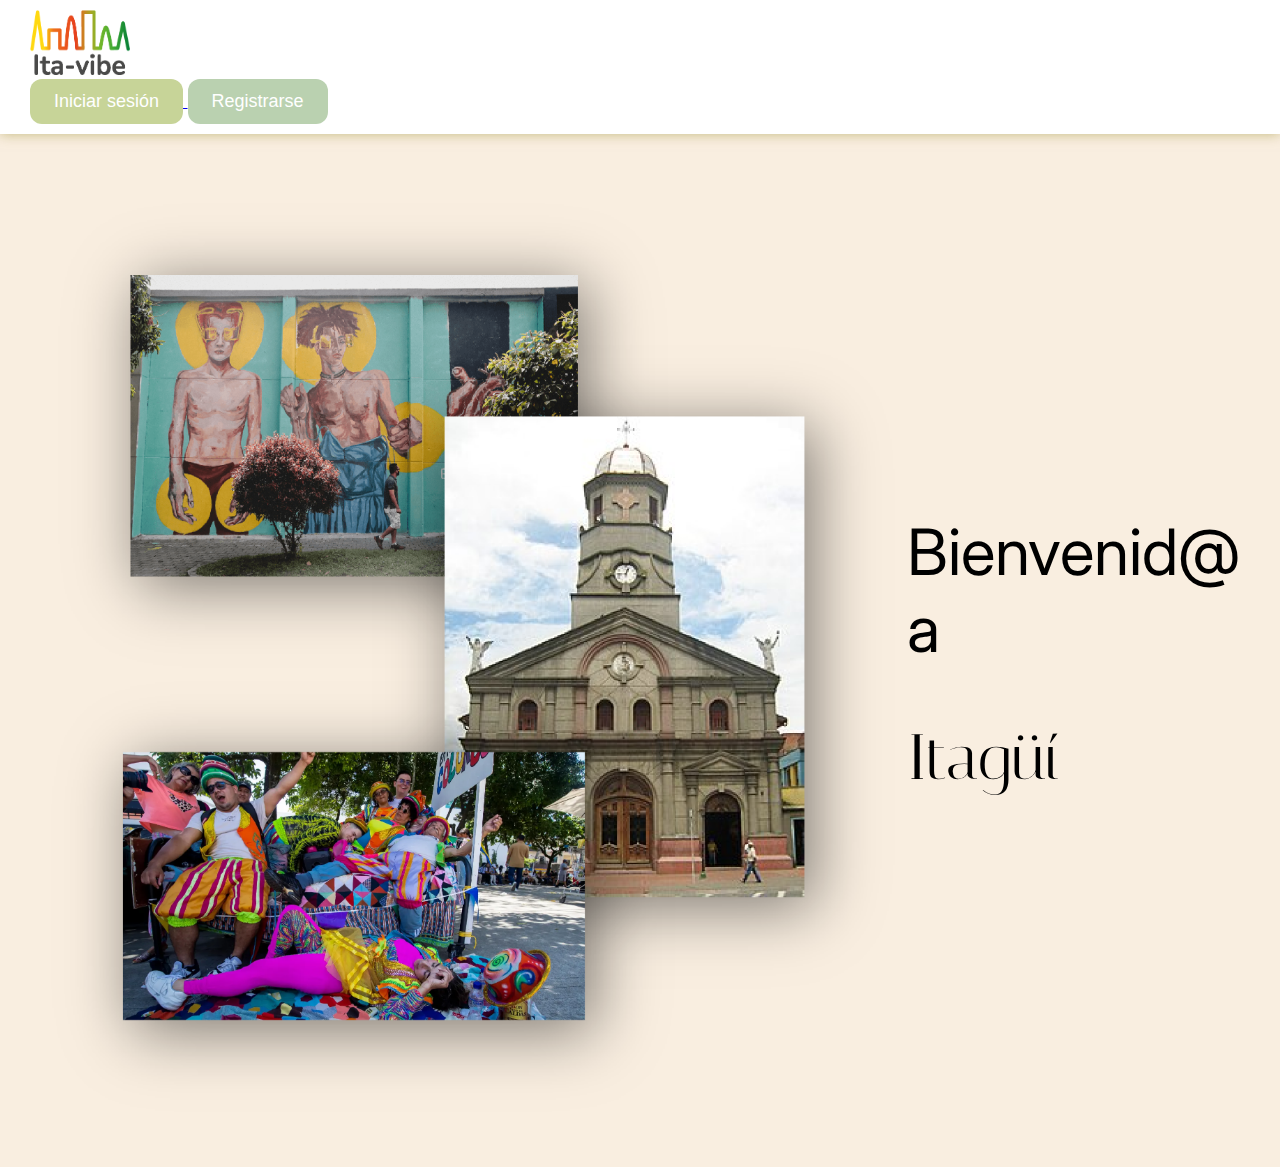
<file: index.html>
<!DOCTYPE html>
<html lang="es">

<head>
    <link rel="stylesheet" href="estilo2.css">
    <link href="https://cdn.jsdelivr.net/npm/bootstrap@5.3.8/dist/css/bootstrap.min.css" rel="stylesheet"
        integrity="sha384-sRIl4kxILFvY47J16cr9ZwB07vP4J8+LH7qKQnuqkuIAvNWLzeN8tE5YBujZqJLB" crossorigin="anonymous">
    <meta charset="UTF-8">
    <meta name="viewport" content="width=device-width, initial-scale=1.0">
    <title>Pantalla de Bienvenida</title>
    <link rel="preconnect" href="https://fonts.googleapis.com">
    <link rel="preconnect" href="https://fonts.gstatic.com" crossorigin>
    <link
        href="https://fonts.googleapis.com/css2?family=Inter:ital,opsz,wght@0,14..32,100..900;1,14..32,100..900&family=Italiana&display=swap"
        rel="stylesheet">
</head>

<body>
    <nav class="navbar bg-body-tertiary">
        <div class="container-fluid">
            <a class="navbar-brand" href="#">
                <img src="logo_ita-vibe.png" alt="bootstrap" width="100" height="65"
                    class="d-inline-block align-text-top">
            </a>
                        <div class="top-buttons">
                <a href="sesion.html" class="text-decoration-none text-dark">
                <button class="btn green">Iniciar sesión</button>
                </a>
                 <a href="registrar.html" class="text-decoration-none text-dark">
                <button class="btn grey">Registrarse</button>
                </a>
            </div>
            </div>


        </div>


        </div>
    </nav>
    <main>
        <div class="col-6 d-flex justify-content-center"><br>
            <img src="Imagen sitio web.png" alt="Imagen_Itagüí" class="imagen-itagui">
        </div>
        </div>

        <div class="col-6 text-center"><br>
            <h1 class="inter">Bienvenid@ a</h1>
            <h2 class="italiana">Itagüí</h2>
        </div>
    </main>
</body>

</html>
</file>
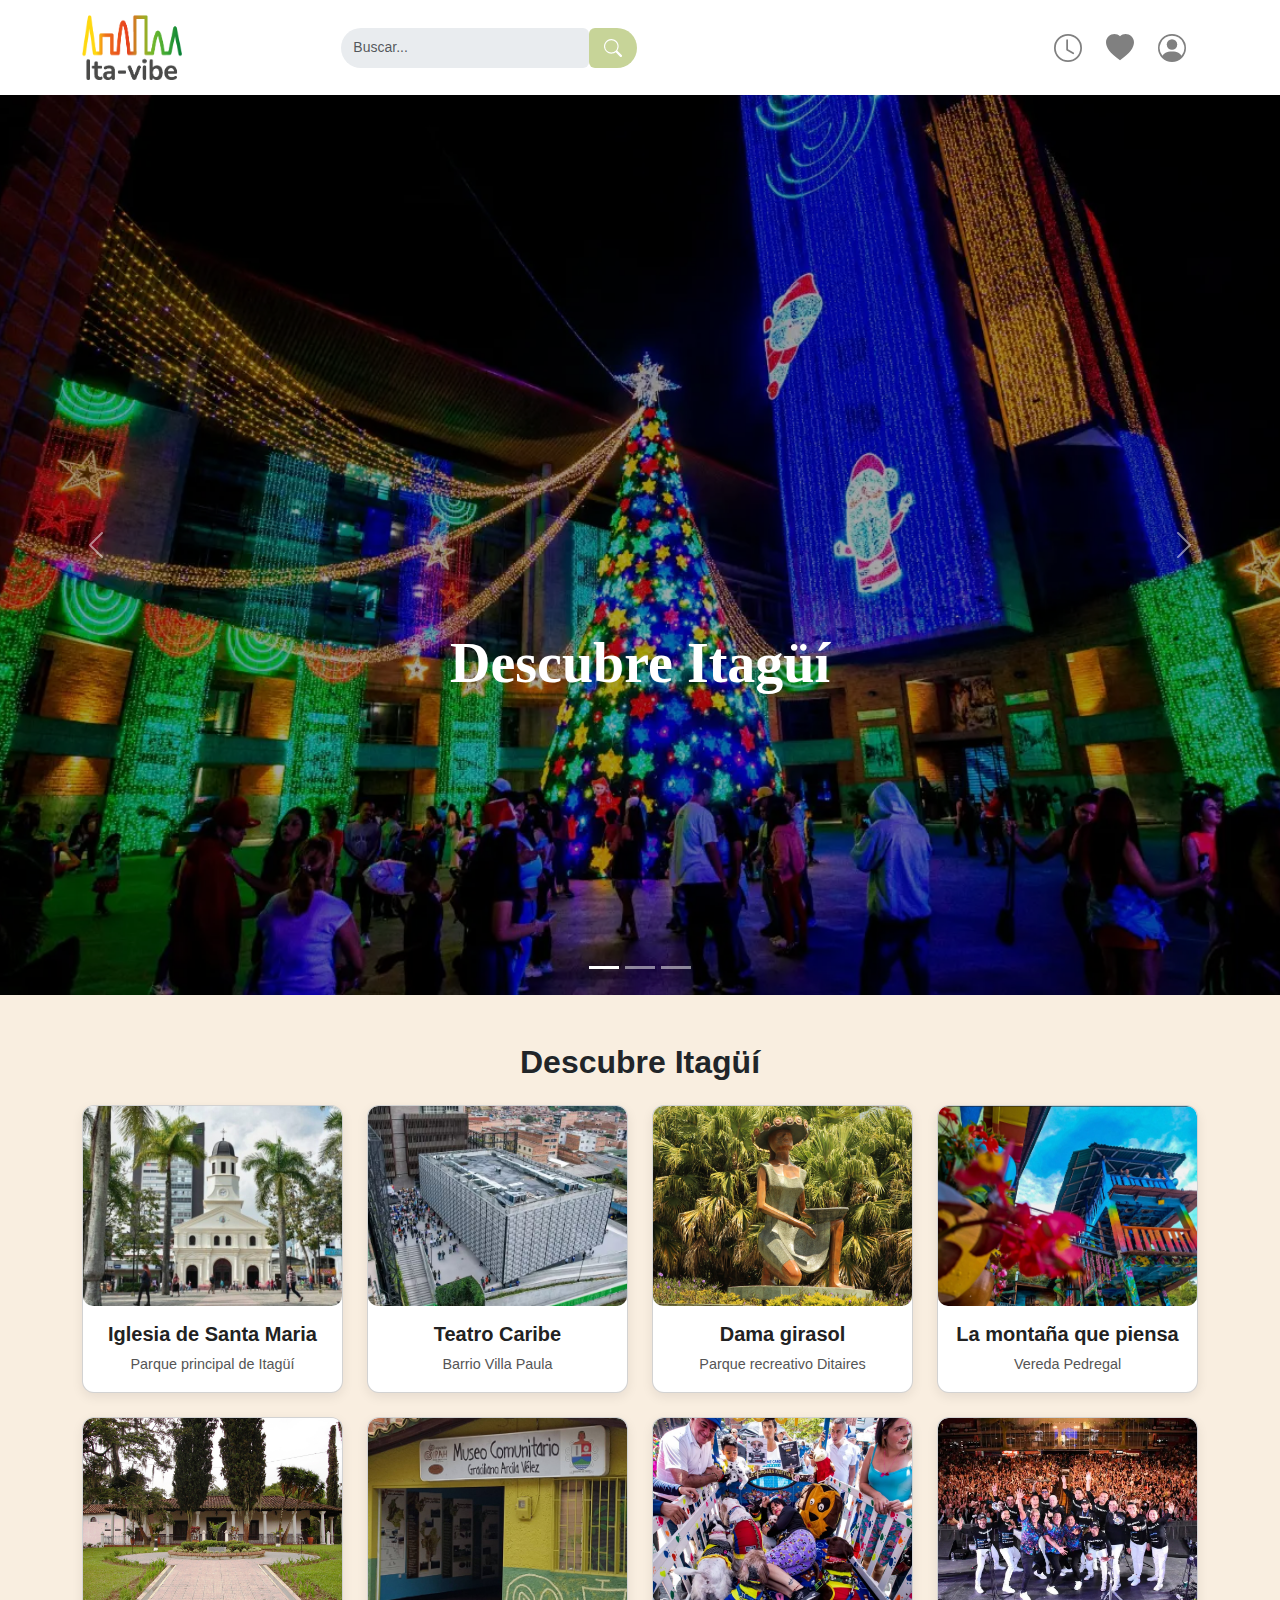
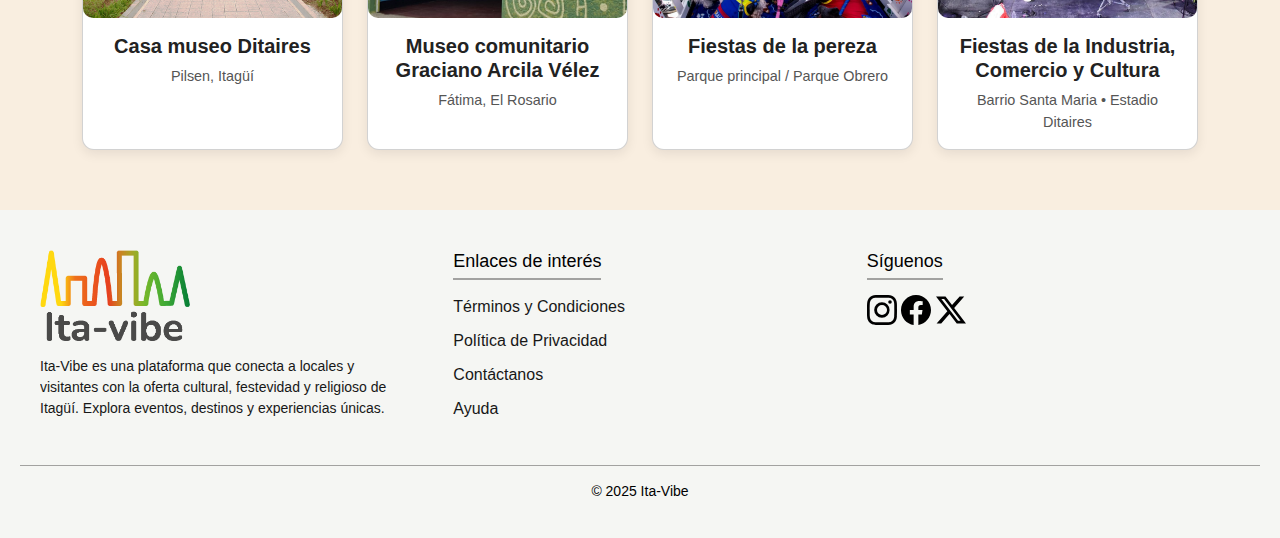
<file: index1.html>
<!DOCTYPE html>
<html lang="es">
<head>
  <meta charset="utf-8" />
  <meta name="viewport" content="width=device-width, initial-scale=1" />
  <title>Principal — Ita-Vibe</title>

  <!-- Bootstrap CSS -->
  <link href="https://cdn.jsdelivr.net/npm/bootstrap@5.3.3/dist/css/bootstrap.min.css" rel="stylesheet">

  <!-- CSS -->
  <link rel="stylesheet" href="estilo.css">

</head>
<body>

  <!-- NAVBAR -->
  <nav class="navbar navbar-expand-lg bg-white shadow-sm">
    <div class="container">
      <a class="navbar-brand d-flex align-items-center gap-2" href="index1.html">
        <img src="Logo ita-vibe 2.png" alt="Ita-Vibe logo" width="100" height="65" class="d-inline-block align-text-top">
      </a>

      <!-- Botón hamburguesa -->
      <button class="navbar-toggler" type="button" data-bs-toggle="collapse" data-bs-target="#mainNav"
        aria-controls="mainNav" aria-expanded="false" aria-label="Toggle navigation">
        <span class="navbar-toggler-icon"></span>
      </button>

      <!-- Contenido colapsable -->
      <div class="collapse navbar-collapse" id="mainNav">
        <!-- Centro: buscador -->
        <div class="mx-auto my-2 my-lg-0 w-100" style="max-width:420px;">
          <form class="search-form d-flex" onsubmit="return false;">
            <input class="form-control" type="search" placeholder="Buscar..." aria-label="Buscar" disabled>
            <button class="btn" type="button" aria-hidden="true">
              <!-- icono -->
              <svg xmlns="http://www.w3.org/2000/svg" width="18" height="18" fill="currentColor"
                   class="bi bi-search" viewBox="0 0 16 16">
                <path
                  d="M11.742 10.344a6.5 6.5 0 1 0-1.397 1.398h-.001q.044.06.098.115l3.85 3.85a1 1 0 0 0 1.415-1.414l-3.85-3.85a1 1 0 0 0-.115-.1zM12 6.5a5.5 5.5 0 1 1-11 0 5.5 5.5 0 0 1 11 0" />
              </svg>
            </button>
          </form>
        </div>

        <!-- Iconos a la derecha -->
        <ul class="navbar-nav ms-auto align-items-center">
          <li class="nav-item mx-1">
            <a class="nav-link py-1" href="#" aria-label="Horario">
              <svg xmlns="http://www.w3.org/2000/svg" width="28" height="28" fill="grey" class="bi bi-clock"
                   viewBox="0 0 16 16"><path d="M8 3.5a.5.5 0 0 0-1 0V9a.5.5 0 0 0 .252.434l3.5 2a.5.5 0 0 0 .496-.868L8 8.71z"/><path d="M8 16A8 8 0 1 0 8 0a8 8 0 0 0 0 16m7-8A7 7 0 1 1 1 8a7 7 0 0 1 14 0"/></svg>
            </a>
          </li>
          <li class="nav-item mx-1">
            <a class="nav-link py-1" href="#" aria-label="Favoritos">
              <svg xmlns="http://www.w3.org/2000/svg" width="28" height="28" fill="grey"
                   class="bi bi-heart-fill" viewBox="0 0 16 16"><path fill-rule="evenodd"
                   d="M8 1.314C12.438-3.248 23.534 4.735 8 15-7.534 4.736 3.562-3.248 8 1.314"/></svg>
            </a>
          </li>
          <li class="nav-item mx-1">
            <a class="nav-link py-1" href="index11.html" aria-label="Perfil">
              <svg xmlns="http://www.w3.org/2000/svg" width="28" height="28" fill="grey"
                   class="bi bi-person-circle" viewBox="0 0 16 16"><path d="M11 6a3 3 0 1 1-6 0 3 3 0 0 1 6 0"/><path fill-rule="evenodd" d="M0 8a8 8 0 1 1 16 0A8 8 0 0 1 0 8m8-7a7 7 0 0 0-5.468 11.37C3.242 11.226 4.805 10 8 10s4.757 1.225 5.468 2.37A7 7 0 0 0 8 1"/></svg>
            </a>
          </li>
        </ul>
      </div><!-- /.collapse -->
    </div><!-- /.container -->
  </nav>

  <!-- CARRUSEL HERO -->
  <div id="heroCarousel" class="carousel slide" data-bs-ride="carousel">
    <div class="carousel-indicators">
      <button type="button" data-bs-target="#heroCarousel" data-bs-slide-to="0" class="active" aria-label="Slide 1"></button>
      <button type="button" data-bs-target="#heroCarousel" data-bs-slide-to="1" aria-label="Slide 2"></button>
      <button type="button" data-bs-target="#heroCarousel" data-bs-slide-to="2" aria-label="Slide 3"></button>
    </div>

    <div class="carousel-inner">
      <div class="carousel-item active">
        <img src="cealumbrados-22_43918837_20231206175644.webp" class="d-block w-100 hero-img" alt="Navidad Itagüí">
        <div class="carousel-caption text-start">
          <h1>Descubre Itagüí</h1>
        </div>
      </div>

      <div class="carousel-item">
        <img src="casa-cultura-itagui1.jpg" class="d-block w-100 hero-img" alt="Casa Cultura Itagüí">
        <div class="carousel-caption text-start">
          <h1>Vive la cultura</h1>
        </div>
      </div>

      <div class="carousel-item">
        <img src="Parque-de-Itagui-1.jpg" class="d-block w-100 hero-img" alt="Parque Itagüí">
        <div class="carousel-caption text-start">
          <h1>Explora los destinos</h1>
        </div>
      </div>
    </div>

    <button class="carousel-control-prev" type="button" data-bs-target="#heroCarousel" data-bs-slide="prev">
      <span class="carousel-control-prev-icon" aria-hidden="true"></span>
      <span class="visually-hidden">Anterior</span>
    </button>
    <button class="carousel-control-next" type="button" data-bs-target="#heroCarousel" data-bs-slide="next">
      <span class="carousel-control-next-icon" aria-hidden="true"></span>
      <span class="visually-hidden">Siguiente</span>
    </button>
  </div>

  <!-- SECCIÓN PRINCIPAL (GRID RESPONSIVE) -->
  <main class="container my-5">
    <h2 class="text-center fw-bold mb-4">Descubre Itagüí</h2>

    <div class="row g-4 justify-content-center">
      <!-- Tarjeta: col responsive -->
      <div class="col-12 col-sm-6 col-md-4 col-lg-3">
        <a href="index4.html" class="text-decoration-none text-dark d-block h-100">
          <div class="card h-100">
            <img src="iglesia santa maria ita-vibe.jpg" class="card-img-top" alt="Iglesia de Santa Maria">
            <div class="card-body text-center">
              <h5 class="card-title">Iglesia de Santa Maria</h5>
              <p class="card-text">Parque principal de Itagüí</p>
            </div>
          </div>
        </a>
      </div>

      <div class="col-12 col-sm-6 col-md-4 col-lg-3">
        <a href="index5.html" class="text-decoration-none text-dark d-block h-100">
          <div class="card h-100">
            <img src="Teatro caribe ita-vibe.avif" class="card-img-top" alt="Teatro Caribe">
            <div class="card-body text-center">
              <h5 class="card-title">Teatro Caribe</h5>
              <p class="card-text">Barrio Villa Paula</p>
            </div>
          </div>
        </a>
      </div>

      <div class="col-12 col-sm-6 col-md-4 col-lg-3">
        <a href="index6.html" class="text-decoration-none text-dark d-block h-100">
          <div class="card h-100">
            <img src="Dama girasol ita-vibe.jpg" class="card-img-top" alt="Dama Girasol">
            <div class="card-body text-center">
              <h5 class="card-title">Dama girasol</h5>
              <p class="card-text">Parque recreativo Ditaires</p>
            </div>
          </div>
        </a>
      </div>

      <div class="col-12 col-sm-6 col-md-4 col-lg-3">
        <a href="index3.html" class="text-decoration-none text-dark d-block h-100">
          <div class="card h-100">
            <img src="imagen la montaña que piensa.jpeg" class="card-img-top" alt="La montaña que piensa">
            <div class="card-body text-center">
              <h5 class="card-title">La montaña que piensa</h5>
              <p class="card-text">Vereda Pedregal</p>
            </div>
          </div>
        </a>
      </div>

      <!-- Más tarjetas (mantienen responsividad gracias a Bootstrap) -->
      <div class="col-12 col-sm-6 col-md-4 col-lg-3">
        <a href="index7.html" class="text-decoration-none text-dark d-block h-100">
          <div class="card h-100">
            <img src="Casa museo ditaires.jpg" class="card-img-top" alt="Casa museo Ditaires">
            <div class="card-body text-center">
              <h5 class="card-title">Casa museo Ditaires</h5>
              <p class="card-text">Pilsen, Itagüí</p>
            </div>
          </div>
        </a>
      </div>

      <div class="col-12 col-sm-6 col-md-4 col-lg-3">
        <a href="index8.html" class="text-decoration-none text-dark d-block h-100">
          <div class="card h-100">
            <img src="Museo comunitario graciano arcila velez.jpg" class="card-img-top" alt="Museo Graciano Arcila">
            <div class="card-body text-center">
              <h5 class="card-title">Museo comunitario Graciano Arcila Vélez</h5>
              <p class="card-text">Fátima, El Rosario</p>
            </div>
          </div>
        </a>
      </div>

      <div class="col-12 col-sm-6 col-md-4 col-lg-3">
        <a href="index9.html" class="text-decoration-none text-dark d-block h-100">
          <div class="card h-100">
            <img src="Fiestas de la pereza.webp" class="card-img-top" alt="Fiestas de la pereza">
            <div class="card-body text-center">
              <h5 class="card-title">Fiestas de la pereza</h5>
              <p class="card-text">Parque principal / Parque Obrero</p>
            </div>
          </div>
        </a>
      </div>

      <div class="col-12 col-sm-6 col-md-4 col-lg-3">
        <a href="index10.html" class="text-decoration-none text-dark d-block h-100">
          <div class="card h-100">
            <img src="Fiestas industria y comercio.webp" class="card-img-top" alt="Fiestas industria y comercio">
            <div class="card-body text-center">
              <h5 class="card-title">Fiestas de la Industria, Comercio y Cultura</h5>
              <p class="card-text">Barrio Santa Maria • Estadio Ditaires</p>
            </div>
          </div>
        </a>
      </div>

    </div><!-- /.row -->
  </main>

  <!-- FOOTER -->
   <footer class="footer">
    <div class="footer-container">

        <!-- Logo y descripción -->
        <div class="footer-section">
            <img src="Logo ita-vibe 2.png" class="footer-logo" alt="Logo Ita-Vibe">

            <p class="footer-text">
                Ita-Vibe es una plataforma que conecta a locales y visitantes con la oferta cultural, 
               festevidad y religioso de Itagüí. Explora eventos, destinos y experiencias únicas.
            </p>
        </div>

        <!-- Enlaces -->
        <div class="footer-section">
            <h4>Enlaces de interés</h4>
            <ul class="footer-links">
                <li><a href="#">Términos y Condiciones</a></li>
                <li><a href="#">Política de Privacidad</a></li>
                <li><a href="#">Contáctanos</a></li>
                <li><a href="#">Ayuda</a></li>
            </ul>
        </div>

        <!-- Redes Sociales -->
        <div class="footer-section">
            <h4>Síguenos</h4>
            <div class="social-icons">
           <svg xmlns="http://www.w3.org/2000/svg" width="30" height="30" fill="currentColor" class="bi bi-instagram" viewBox="0 0 16 16">
  <path d="M8 0C5.829 0 5.556.01 4.703.048 3.85.088 3.269.222 2.76.42a3.9 3.9 0 0 0-1.417.923A3.9 3.9 0 0 0 .42 2.76C.222 3.268.087 3.85.048 4.7.01 5.555 0 5.827 0 8.001c0 2.172.01 2.444.048 3.297.04.852.174 1.433.372 1.942.205.526.478.972.923 1.417.444.445.89.719 1.416.923.51.198 1.09.333 1.942.372C5.555 15.99 5.827 16 8 16s2.444-.01 3.298-.048c.851-.04 1.434-.174 1.943-.372a3.9 3.9 0 0 0 1.416-.923c.445-.445.718-.891.923-1.417.197-.509.332-1.09.372-1.942C15.99 10.445 16 10.173 16 8s-.01-2.445-.048-3.299c-.04-.851-.175-1.433-.372-1.941a3.9 3.9 0 0 0-.923-1.417A3.9 3.9 0 0 0 13.24.42c-.51-.198-1.092-.333-1.943-.372C10.443.01 10.172 0 7.998 0zm-.717 1.442h.718c2.136 0 2.389.007 3.232.046.78.035 1.204.166 1.486.275.373.145.64.319.92.599s.453.546.598.92c.11.281.24.705.275 1.485.039.843.047 1.096.047 3.231s-.008 2.389-.047 3.232c-.035.78-.166 1.203-.275 1.485a2.5 2.5 0 0 1-.599.919c-.28.28-.546.453-.92.598-.28.11-.704.24-1.485.276-.843.038-1.096.047-3.232.047s-2.39-.009-3.233-.047c-.78-.036-1.203-.166-1.485-.276a2.5 2.5 0 0 1-.92-.598 2.5 2.5 0 0 1-.6-.92c-.109-.281-.24-.705-.275-1.485-.038-.843-.046-1.096-.046-3.233s.008-2.388.046-3.231c.036-.78.166-1.204.276-1.486.145-.373.319-.64.599-.92s.546-.453.92-.598c.282-.11.705-.24 1.485-.276.738-.034 1.024-.044 2.515-.045zm4.988 1.328a.96.96 0 1 0 0 1.92.96.96 0 0 0 0-1.92m-4.27 1.122a4.109 4.109 0 1 0 0 8.217 4.109 4.109 0 0 0 0-8.217m0 1.441a2.667 2.667 0 1 1 0 5.334 2.667 2.667 0 0 1 0-5.334"/>
</svg>
               <svg xmlns="http://www.w3.org/2000/svg" width="30" height="30" fill="currentColor" class="bi bi-facebook" viewBox="0 0 16 16">
  <path d="M16 8.049c0-4.446-3.582-8.05-8-8.05C3.58 0-.002 3.603-.002 8.05c0 4.017 2.926 7.347 6.75 7.951v-5.625h-2.03V8.05H6.75V6.275c0-2.017 1.195-3.131 3.022-3.131.876 0 1.791.157 1.791.157v1.98h-1.009c-.993 0-1.303.621-1.303 1.258v1.51h2.218l-.354 2.326H9.25V16c3.824-.604 6.75-3.934 6.75-7.951"/>
</svg>
               <svg xmlns="http://www.w3.org/2000/svg" width="30" height="30" fill="currentColor" class="bi bi-twitter-x" viewBox="0 0 16 16">
  <path d="M12.6.75h2.454l-5.36 6.142L16 15.25h-4.937l-3.867-5.07-4.425 5.07H.316l5.733-6.57L0 .75h5.063l3.495 4.633L12.601.75Zm-.86 13.028h1.36L4.323 2.145H2.865z"/>
</svg>
            </div>
        </div>

    </div>

    <div class="footer-bottom">
        <p>© 2025 Ita-Vibe</p>
    </div>
</footer>

  <!-- Bootstrap JS Bundle -->
  <script src="https://cdn.jsdelivr.net/npm/bootstrap@5.3.3/dist/js/bootstrap.bundle.min.js"></script>
</body>
</html>
</file>
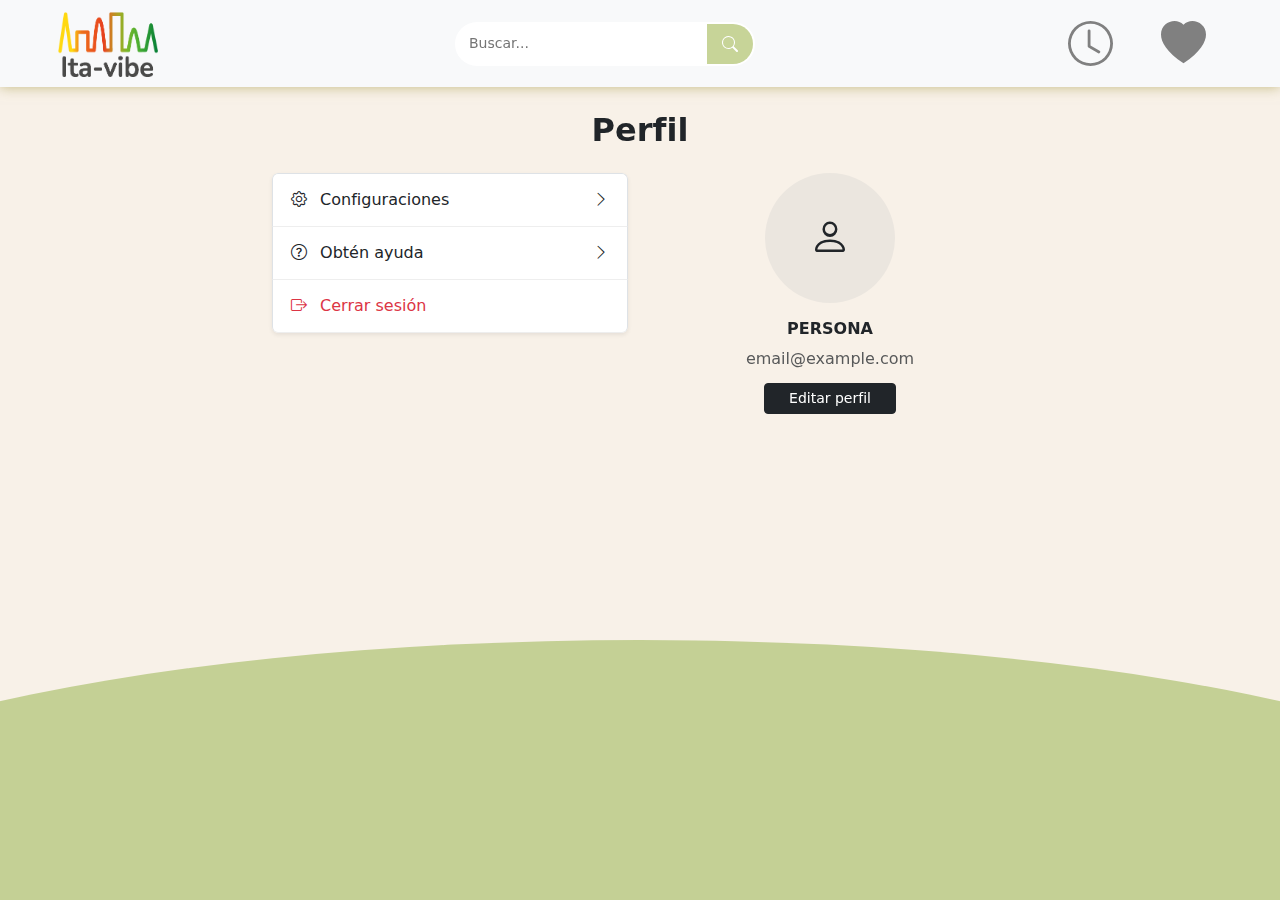
<file: index11.html>
<!DOCTYPE html>
<html lang="es">
<head>
    <meta charset="UTF-8">
    <meta name="viewport" content="width=device-width, initial-scale=1.0">
    <title>Perfil</title>

    <!-- Bootstrap -->
    <link href="https://cdn.jsdelivr.net/npm/bootstrap@5.3.2/dist/css/bootstrap.min.css" rel="stylesheet">

    <!-- Icons Bootstrap -->
    <link rel="stylesheet" href="https://cdn.jsdelivr.net/npm/bootstrap-icons@1.11.1/font/bootstrap-icons.css">

    <!-- CSS externo -->
    <link rel="stylesheet" href="estilo7.css">
</head>

<body>
<!-- navar -->
   <nav class="navbar bg-body-tertiary">
        <div class="container-fluid">
            <a class="navbar-brand" href="#">
              <a href="index.html">
                <img src="Logo ita-vibe 2.png" alt="bootstrap" width="100" height="65"
                    class="d-inline-block align-text-top">
              </a>
            </a>
            <div class="nav-center">
                <form class="search-form">
                    <input type="text" placeholder="Buscar...">
                    <button type="submit"><svg xmlns="http://www.w3.org/2000/svg" width="16" height="16"
                            fill="currentColor" class="bi bi-search" viewBox="0 0 16 16">
                            <path
                                d="M11.742 10.344a6.5 6.5 0 1 0-1.397 1.398h-.001q.044.06.098.115l3.85 3.85a1 1 0 0 0 1.415-1.414l-3.85-3.85a1 1 0 0 0-.115-.1zM12 6.5a5.5 5.5 0 1 1-11 0 5.5 5.5 0 0 1 11 0" />
                        </svg></button>
                </form>
            </div>
            <div class="mx-3">
                <a class="navbar-brand" href="#">
                    <svg xmlns="http://www.w3.org/2000/svg" width="45" height="45" fill="grey" class="bi bi-clock"
                        viewBox="0 0 16 16">
                        <path d="M8 3.5a.5.5 0 0 0-1 0V9a.5.5 0 0 0 .252.434l3.5 2a.5.5 0 0 0 .496-.868L8 8.71z" />
                        <path d="M8 16A8 8 0 1 0 8 0a8 8 0 0 0 0 16m7-8A7 7 0 1 1 1 8a7 7 0 0 1 14 0" />
                    </svg>
                </a>
            </div>
            <div class="mx-3">
                <a class="navbar-brand" href="#">
                    <svg xmlns="http://www.w3.org/2000/svg" width="45" height="45" fill="grey" class="bi bi-heart-fill"
                        viewBox="0 0 16 16">
                        <path fill-rule="evenodd"
                            d="M8 1.314C12.438-3.248 23.534 4.735 8 15-7.534 4.736 3.562-3.248 8 1.314" />
                    </svg>
                </a>
            </div>


        </div>


       </div>
    </nav>
    <!-- CONTENIDO -->
    <main class="container py-4">

        <h2 class="fw-bold text-center mb-4 animate-fade">Perfil</h2>

        <div class="row g-4 justify-content-center">

            <!-- MENÚ IZQUIERDO -->
            <div class="col-12 col-md-5 col-lg-4">
                <ul class="list-group shadow-sm rounded overflow-hidden">

                    <li class="list-group-item d-flex justify-content-between align-items-center item-hover">
                        <span><i class="bi bi-gear me-2"></i> Configuraciones</span>
                        <a href="index12.html" class="text-decoration-none text-dark">
                        <i class="bi bi-chevron-right">
                        </i>
                        </a>
                    </li>

                    <li class="list-group-item d-flex justify-content-between align-items-center item-hover">
                        <span><i class="bi bi-question-circle me-2"></i> Obtén ayuda</span>
                        <i class="bi bi-chevron-right"></i>
                    </li>

                    <li class="list-group-item d-flex justify-content-between align-items-center item-hover text-danger">
                        <span><i class="bi bi-box-arrow-right me-2"></i> Cerrar sesión</span>
                    </li>

                </ul>
            </div>

            <!-- INFORMACIÓN DE PERFIL -->
            <div class="col-12 col-md-5 col-lg-4 text-center">

                <div class="perfil-container mx-auto mb-3 animate-fade">
                    <i class="bi bi-person fs-1"></i>
                </div>

                <h6 class="fw-bold">PERSONA</h6>
                <p class="text-muted mb-1">email@example.com</p>

                <button class="btn btn-dark btn-sm px-4 mt-2">
                    Editar perfil
                </button>

            </div>

        </div>

    </main>

    <!-- SEMICÍRCULO DECORATIVO -->
    <div class="semi-circle"></div>

</body>
</html>
</file>
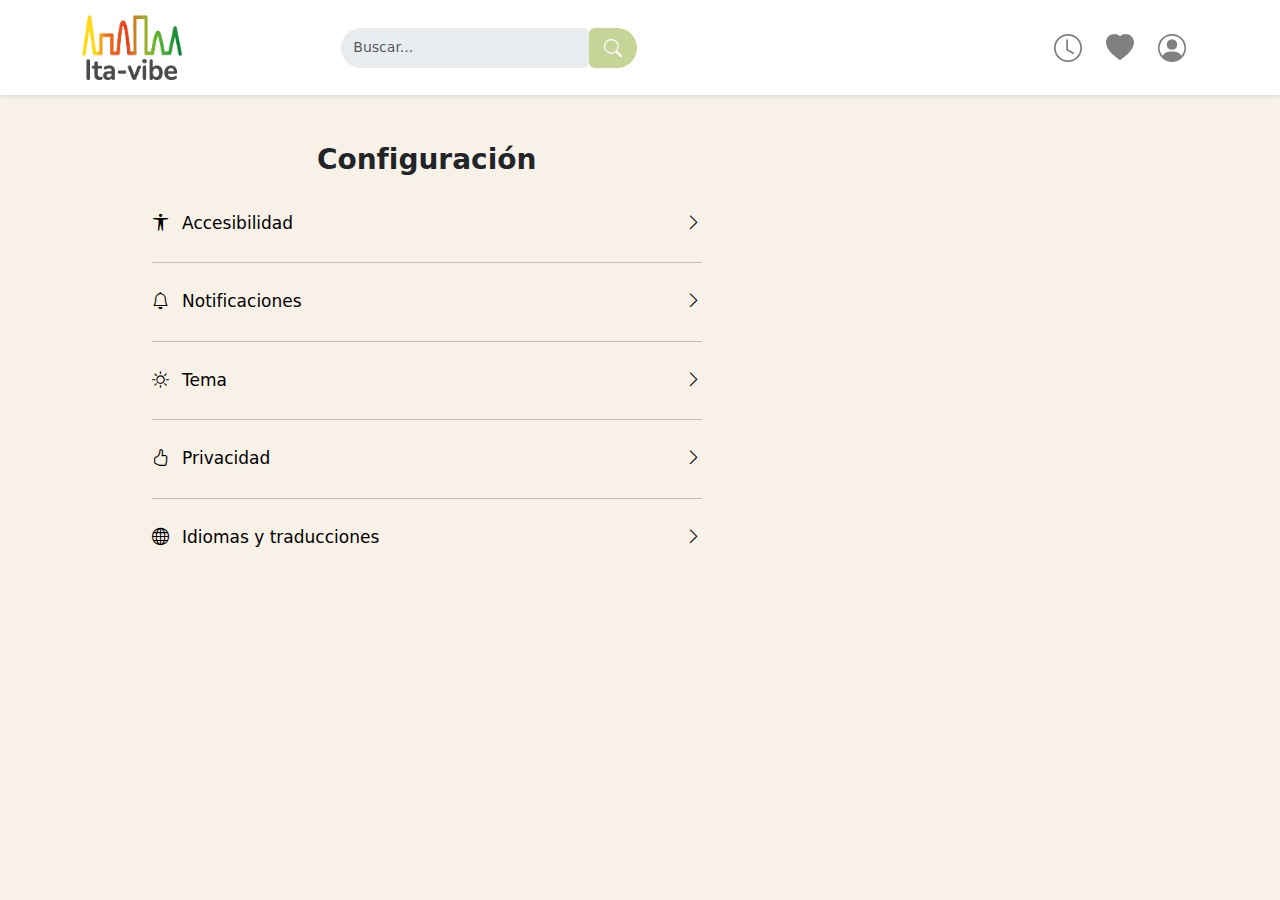
<file: index12.html>
<!DOCTYPE html>
<html lang="es">
<head>
    <meta charset="UTF-8">
    <meta name="viewport" content="width=device-width, initial-scale=1.0">
    <title>Configuración</title>

    <link href="https://cdn.jsdelivr.net/npm/bootstrap@5.3.2/dist/css/bootstrap.min.css" rel="stylesheet">
    <link rel="stylesheet" href="https://cdn.jsdelivr.net/npm/bootstrap-icons@1.11.1/font/bootstrap-icons.css">

    <link rel="stylesheet" href="estilo8.css">
</head>

<body>
   <!-- NAVBAR (Bootstrap responsive) -->
  <nav class="navbar navbar-expand-lg bg-white shadow-sm">
    <div class="container">
      <a class="navbar-brand d-flex align-items-center gap-2" href="index1.html">
        <img src="logo_ita-vibe.png" alt="Ita-Vibe logo" width="100" height="65" class="d-inline-block align-text-top">
      </a>

      <!-- Botón hamburguesa -->
      <button class="navbar-toggler" type="button" data-bs-toggle="collapse" data-bs-target="#mainNav"
        aria-controls="mainNav" aria-expanded="false" aria-label="Toggle navigation">
        <span class="navbar-toggler-icon"></span>
      </button>

      <!-- Contenido colapsable -->
      <div class="collapse navbar-collapse" id="mainNav">
        <!-- Centro: buscador (solo visual) -->
        <div class="mx-auto my-2 my-lg-0 w-100" style="max-width:420px;">
          <form class="search-form d-flex" onsubmit="return false;">
            <input class="form-control" type="search" placeholder="Buscar..." aria-label="Buscar" disabled>
            <button class="btn" type="button" aria-hidden="true">
              <!-- icono (decorativo) -->
              <svg xmlns="http://www.w3.org/2000/svg" width="18" height="18" fill="currentColor"
                   class="bi bi-search" viewBox="0 0 16 16">
                <path
                  d="M11.742 10.344a6.5 6.5 0 1 0-1.397 1.398h-.001q.044.06.098.115l3.85 3.85a1 1 0 0 0 1.415-1.414l-3.85-3.85a1 1 0 0 0-.115-.1zM12 6.5a5.5 5.5 0 1 1-11 0 5.5 5.5 0 0 1 11 0" />
              </svg>
            </button>
          </form>
        </div>

        <!-- Iconos a la derecha -->
        <ul class="navbar-nav ms-auto align-items-center">
          <li class="nav-item mx-1">
            <a class="nav-link py-1" href="#" aria-label="Horario">
              <svg xmlns="http://www.w3.org/2000/svg" width="28" height="28" fill="grey" class="bi bi-clock"
                   viewBox="0 0 16 16"><path d="M8 3.5a.5.5 0 0 0-1 0V9a.5.5 0 0 0 .252.434l3.5 2a.5.5 0 0 0 .496-.868L8 8.71z"/><path d="M8 16A8 8 0 1 0 8 0a8 8 0 0 0 0 16m7-8A7 7 0 1 1 1 8a7 7 0 0 1 14 0"/></svg>
            </a>
          </li>
          <li class="nav-item mx-1">
            <a class="nav-link py-1" href="#" aria-label="Favoritos">
              <svg xmlns="http://www.w3.org/2000/svg" width="28" height="28" fill="grey"
                   class="bi bi-heart-fill" viewBox="0 0 16 16"><path fill-rule="evenodd"
                   d="M8 1.314C12.438-3.248 23.534 4.735 8 15-7.534 4.736 3.562-3.248 8 1.314"/></svg>
            </a>
          </li>
          <li class="nav-item mx-1">
            <a class="nav-link py-1" href="index11.html" aria-label="Perfil">
              <svg xmlns="http://www.w3.org/2000/svg" width="28" height="28" fill="grey"
                   class="bi bi-person-circle" viewBox="0 0 16 16"><path d="M11 6a3 3 0 1 1-6 0 3 3 0 0 1 6 0"/><path fill-rule="evenodd" d="M0 8a8 8 0 1 1 16 0A8 8 0 0 1 0 8m8-7a7 7 0 0 0-5.468 11.37C3.242 11.226 4.805 10 8 10s4.757 1.225 5.468 2.37A7 7 0 0 0 8 1"/></svg>
            </a>
          </li>
        </ul>
      </div><!-- /.collapse -->
    </div><!-- /.container -->
  </nav>
    <div class="container-fluid">
        <div class="row">
            

            <!-- CONFIGURACIONES -->
            <div class="col-12 col-md-8 p-5">

                <h3 class="fw-bold text-center mb-4">Configuración</h3>
                 
                <div class="settings-list mx-auto">

                    <!-- ITEM 1 -->
                    <button class="setting-item w-100" data-bs-toggle="collapse" data-bs-target="#accesibilidad">
                        <div><i class="bi bi-universal-access me-2"></i> Accesibilidad</div>
                        <i class="bi bi-chevron-right"></i>
                    </button>

                    <div id="accesibilidad" class="collapse px-3 py-2 setting-content">
                        Opciones de accesibilidad próximamente.
                    </div>

                    <hr>

                    <!-- ITEM 2 -->
                    <button class="setting-item w-100" data-bs-toggle="collapse" data-bs-target="#notificaciones">
                        <div><i class="bi bi-bell me-2"></i> Notificaciones</div>
                        <i class="bi bi-chevron-right"></i>
                    </button>

                    <div id="notificaciones" class="collapse px-3 py-2 setting-content">
                        Configuración de notificaciones.
                    </div>

                    <hr>

                    <!-- ITEM 3 -->
                    <button class="setting-item w-100" data-bs-toggle="collapse" data-bs-target="#tema">
                        <div><i class="bi bi-brightness-high me-2"></i> Tema</div>
                        <i class="bi bi-chevron-right"></i>
                    </button>

                    <div id="tema" class="collapse px-3 py-2 setting-content">
                        Cambiar modo claro / oscuro.
                    </div>

                    <hr>

                    <!-- ITEM 4 -->
                    <button class="setting-item w-100" data-bs-toggle="collapse" data-bs-target="#privacidad">
                        <div><i class="bi bi-hand-thumbs-up me-2"></i> Privacidad</div>
                        <i class="bi bi-chevron-right"></i>
                    </button>

                    <div id="privacidad" class="collapse px-3 py-2 setting-content">
                        Configuración de privacidad.
                    </div>

                    <hr>

                    <!-- ITEM 5 -->
                    <button class="setting-item w-100" data-bs-toggle="collapse" data-bs-target="#idiomas">
                        <div><i class="bi bi-globe me-2"></i> Idiomas y traducciones</div>
                        <i class="bi bi-chevron-right"></i>
                    </button>

                    <div id="idiomas" class="collapse px-3 py-2 setting-content">
                        Selección de idioma.
                    </div>

                </div>

            </div>

        </div>
    </div>


    <script src="https://cdn.jsdelivr.net/npm/bootstrap@5.3.2/dist/js/bootstrap.bundle.min.js"></script>
</body>
</html>
</file>
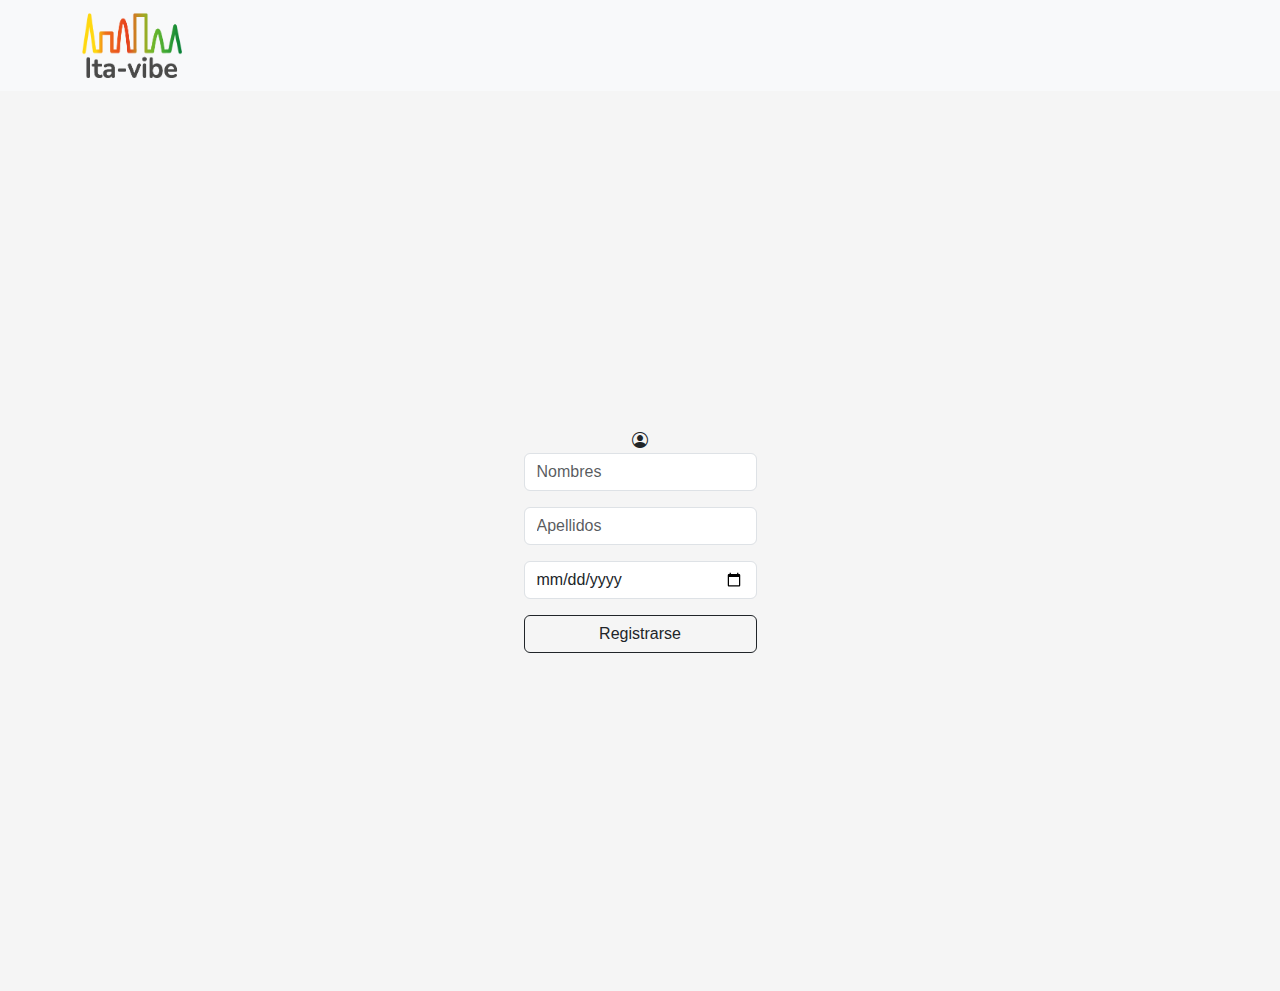
<file: index2.html>
<!doctype html>
<html lang="es">
<head>
  <meta charset="utf-8" />
  <meta name="viewport" content="width=device-width, initial-scale=1" />
  <title>Registrarse</title>

  <!-- Bootstrap CSS -->
  <link href="https://cdn.jsdelivr.net/npm/bootstrap@5.3.2/dist/css/bootstrap.min.css" rel="stylesheet">

  <!-- Bootstrap Icons -->
  <link href="https://cdn.jsdelivr.net/npm/bootstrap-icons@1.11.1/font/bootstrap-icons.css" rel="stylesheet">

  <!-- Tu CSS -->
  <link rel="stylesheet" href="ita-vibe.css">
</head>
<body>
   <!-- navar -->
    <nav class="navbar bg-body-tertiary">
        <div class="container">
            <a class="navbar-brand" href="#">
                <img src="Logo ita-vibe 2.png" alt="Bootstrap" width="100" height="65">
            </a>
        </div>
    </nav>
  <!-- Contenido principal -->
  <div class="d-flex align-items-center justify-content-center" style="min-height:100vh;">
    <div class="register-card text-center">

      <!-- Icono de usuario -->
      <div class="user-icon">
        <i class="bi bi-person-circle"></i>
      </div>

      <!-- Formulario -->
      <form>
        <div class="mb-3">
          <input type="text" class="form-control" placeholder="Nombres" required>
        </div>
        <div class="mb-3">
          <input type="text" class="form-control" placeholder="Apellidos" required>
        </div>
        <div class="mb-3">
          <input type="date" class="form-control" placeholder="Fecha de nacimiento" required>
        </div>
        <button type="submit" class="btn btn-outline-dark w-100">Registrarse</button>
      </form>
    </div>
  </div>
</body>
</html>
</file>
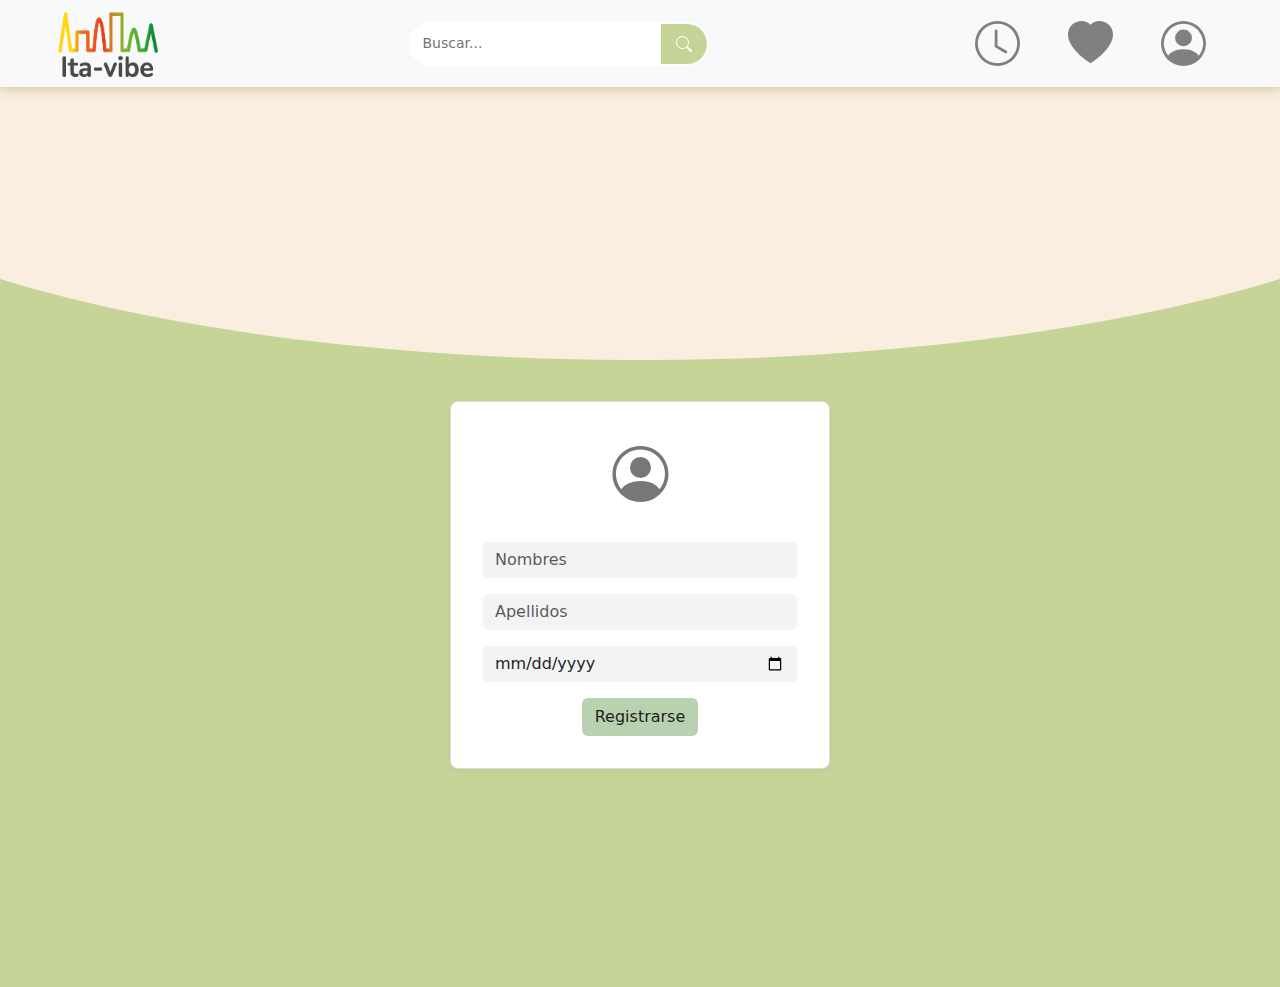
<file: registrar.html>
<!doctype html>
<html lang="es">
<head>
  <meta charset="utf-8" />
  <meta name="viewport" content="width=device-width, initial-scale=1" />
  <title>Registrarse</title>

  <!-- Bootstrap CSS -->
  <link href="https://cdn.jsdelivr.net/npm/bootstrap@5.3.2/dist/css/bootstrap.min.css" rel="stylesheet">

  <!-- Bootstrap Icons -->
  <link href="https://cdn.jsdelivr.net/npm/bootstrap-icons@1.11.1/font/bootstrap-icons.css" rel="stylesheet">

  <!-- Tu CSS -->
  <link rel="stylesheet" href="estilo6.css">
</head>
<body>
  <!-- Fondo semicircular -->
  <div class="bg-hero" aria-hidden="true">
    <div class="hero-circle"></div>
  </div>
 <!-- navar -->
  <nav class="navbar bg-body-tertiary">
        <div class="container-fluid">
            <a class="navbar-brand" href="#">
              <a href="index.html">
                <img src="Logo ita-vibe 2.png" alt="bootstrap" width="100" height="65"
                    class="d-inline-block align-text-top">
              </a>
            </a>
            <div class="nav-center">
                <form class="search-form">
                    <input type="text" placeholder="Buscar...">
                    <button type="submit"><svg xmlns="http://www.w3.org/2000/svg" width="16" height="16"
                            fill="currentColor" class="bi bi-search" viewBox="0 0 16 16">
                            <path
                                d="M11.742 10.344a6.5 6.5 0 1 0-1.397 1.398h-.001q.044.06.098.115l3.85 3.85a1 1 0 0 0 1.415-1.414l-3.85-3.85a1 1 0 0 0-.115-.1zM12 6.5a5.5 5.5 0 1 1-11 0 5.5 5.5 0 0 1 11 0" />
                        </svg></button>
                </form>
            </div>
            <div class="mx-3">
                <a class="navbar-brand" href="#">
                    <svg xmlns="http://www.w3.org/2000/svg" width="45" height="45" fill="grey" class="bi bi-clock"
                        viewBox="0 0 16 16">
                        <path d="M8 3.5a.5.5 0 0 0-1 0V9a.5.5 0 0 0 .252.434l3.5 2a.5.5 0 0 0 .496-.868L8 8.71z" />
                        <path d="M8 16A8 8 0 1 0 8 0a8 8 0 0 0 0 16m7-8A7 7 0 1 1 1 8a7 7 0 0 1 14 0" />
                    </svg>
                </a>
            </div>
            <div class="mx-3">
                <a class="navbar-brand" href="#">
                    <svg xmlns="http://www.w3.org/2000/svg" width="45" height="45" fill="grey" class="bi bi-heart-fill"
                        viewBox="0 0 16 16">
                        <path fill-rule="evenodd"
                            d="M8 1.314C12.438-3.248 23.534 4.735 8 15-7.534 4.736 3.562-3.248 8 1.314" />
                    </svg>
                </a>
            </div>
            <div class="mx-3">
                <a class="navbar-brand" href="#">
                    <svg xmlns="http://www.w3.org/2000/svg" width="45" height="45" fill="grey"
                        class="bi bi-person-circle" viewBox="0 0 16 16">
                        <path d="M11 6a3 3 0 1 1-6 0 3 3 0 0 1 6 0" />
                        <path fill-rule="evenodd"
                            d="M0 8a8 8 0 1 1 16 0A8 8 0 0 1 0 8m8-7a7 7 0 0 0-5.468 11.37C3.242 11.226 4.805 10 8 10s4.757 1.225 5.468 2.37A7 7 0 0 0 8 1" />
                    </svg>
                </a>
            </div>


        </div>


       </div>
    </nav>
  <!-- Contenido principal -->
  <div class="d-flex align-items-center justify-content-center" style="min-height:100vh;">
    <div class="register-card text-center">

      <!-- Icono de usuario -->
      <div class="user-icon">
        <i class="bi bi-person-circle"></i>
      </div>

      <!-- Formulario -->
      <form>
        <div class="mb-3">
          <input type="text" class="form-control" placeholder="Nombres">
        </div>
        <div class="mb-3">
          <input type="text" class="form-control" placeholder="Apellidos">
        </div>
        <div class="mb-3">
          <input type="date" class="form-control" placeholder="Fecha de nacimiento">
        </div>
        <button type="button" onclick="window.location.href='sesion.html'" class="btn btn-dark-custom">Registrarse</button>
      </form>
    </div>
  </div>
</body>
</html>
</file>
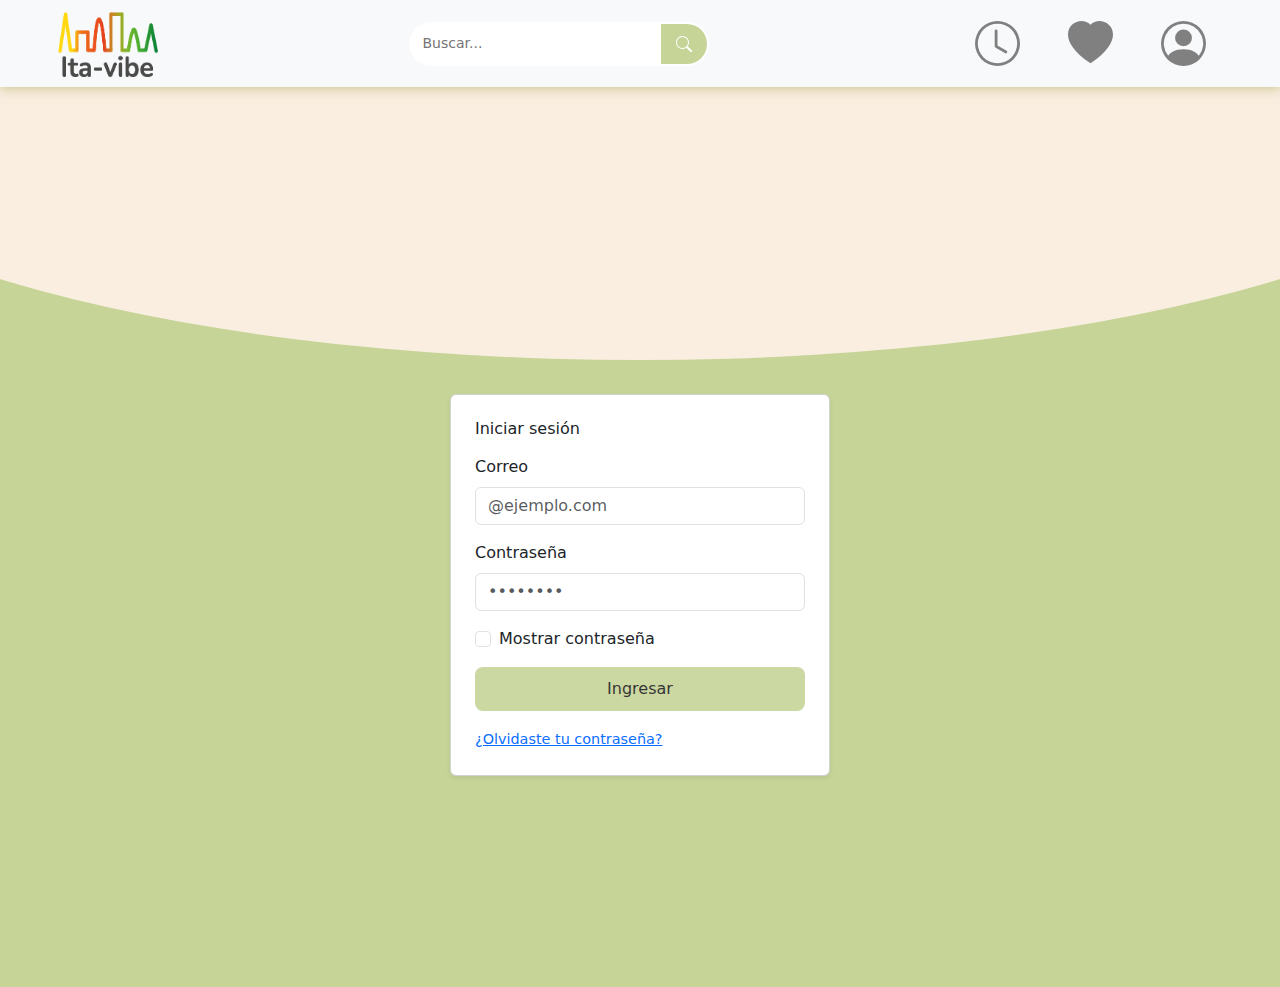
<file: sesion.html>
<!doctype html>
<html lang="es">
<head>
  <meta charset="utf-8" />
  <meta name="viewport" content="width=device-width, initial-scale=1" />
  <title>Iniciar sesión</title>

  <!-- Bootstrap 5 -->
  <link href="https://cdn.jsdelivr.net/npm/bootstrap@5.3.2/dist/css/bootstrap.min.css" rel="stylesheet">

  <!-- css -->
  <link rel="stylesheet" href="estilo5.css">
</head>
<body>
<!-- Fondo semicircular -->
  <div class="bg-hero" aria-hidden="true">
    <div class="hero-circle"></div>
  </div>
   <!-- navar -->
  <nav class="navbar bg-body-tertiary">
        <div class="container-fluid">
            <a class="navbar-brand" href="#">
              <a href="index.html">
                <img src="logo_ita-vibe.png" alt="bootstrap" width="100" height="65"
                    class="d-inline-block align-text-top">
              </a>
            </a>
            <div class="nav-center">
                <form class="search-form">
                    <input type="text" placeholder="Buscar...">
                    <button type="submit"><svg xmlns="http://www.w3.org/2000/svg" width="16" height="16"
                            fill="currentColor" class="bi bi-search" viewBox="0 0 16 16">
                            <path
                                d="M11.742 10.344a6.5 6.5 0 1 0-1.397 1.398h-.001q.044.06.098.115l3.85 3.85a1 1 0 0 0 1.415-1.414l-3.85-3.85a1 1 0 0 0-.115-.1zM12 6.5a5.5 5.5 0 1 1-11 0 5.5 5.5 0 0 1 11 0" />
                        </svg></button>
                </form>
            </div>
            <div class="mx-3">
                <a class="navbar-brand" href="#">
                    <svg xmlns="http://www.w3.org/2000/svg" width="45" height="45" fill="grey" class="bi bi-clock"
                        viewBox="0 0 16 16">
                        <path d="M8 3.5a.5.5 0 0 0-1 0V9a.5.5 0 0 0 .252.434l3.5 2a.5.5 0 0 0 .496-.868L8 8.71z" />
                        <path d="M8 16A8 8 0 1 0 8 0a8 8 0 0 0 0 16m7-8A7 7 0 1 1 1 8a7 7 0 0 1 14 0" />
                    </svg>
                </a>
            </div>
            <div class="mx-3">
                <a class="navbar-brand" href="#">
                    <svg xmlns="http://www.w3.org/2000/svg" width="45" height="45" fill="grey" class="bi bi-heart-fill"
                        viewBox="0 0 16 16">
                        <path fill-rule="evenodd"
                            d="M8 1.314C12.438-3.248 23.534 4.735 8 15-7.534 4.736 3.562-3.248 8 1.314" />
                    </svg>
                </a>
            </div>
            <div class="mx-3">
                <a class="navbar-brand" href="#">
                    <svg xmlns="http://www.w3.org/2000/svg" width="45" height="45" fill="grey"
                        class="bi bi-person-circle" viewBox="0 0 16 16">
                        <path d="M11 6a3 3 0 1 1-6 0 3 3 0 0 1 6 0" />
                        <path fill-rule="evenodd"
                            d="M0 8a8 8 0 1 1 16 0A8 8 0 0 1 0 8m8-7a7 7 0 0 0-5.468 11.37C3.242 11.226 4.805 10 8 10s4.757 1.225 5.468 2.37A7 7 0 0 0 8 1" />
                    </svg>
                </a>
            </div>


        </div>


       </div>
    </nav>

  <!-- Contenido principal -->
  <div class="d-flex align-items-center justify-content-center" style="min-height:100vh;">
    <div class="card login-card shadow-sm rounded">
      <div class="card-body p-4">
        <h6 class="card-title mb-3">Iniciar sesión</h6>

        <form>
          <div class="mb-3">
            <label for="email" class="form-label">Correo</label>
            <input type="email" class="form-control" id="email" placeholder="@ejemplo.com">
          </div>

          <div class="mb-3">
            <label for="password" class="form-label">Contraseña</label>
            <input type="password" class="form-control" id="password" placeholder="••••••••">
          </div>

          <div class="form-check mb-3">
            <input class="form-check-input" type="checkbox" id="showPassword">
            <label class="form-check-label" for="showPassword">
              Mostrar contraseña
            </label>
          </div>
          
          <div class="d-grid mb-3">
            <button type="button" onclick="window.location.href='index1.html'" class="btn btn-dark-custom">Ingresar</button>
          </div>
          
          <div class="text-start">
            <a href="#" class="forgot-link">¿Olvidaste tu contraseña?</a>
          </div>
        </form>
      </div>
    </div>
  </div>

  <!-- Bootstrap JS -->
  <script src="https://cdn.jsdelivr.net/npm/bootstrap@5.3.2/dist/js/bootstrap.bundle.min.js"></script>

  <!-- Script para mostrar/ocultar contraseña -->
  <script>
    document.getElementById('showPassword').addEventListener('change', function () {
      const pwd = document.getElementById('password');
      pwd.type = this.checked ? 'text' : 'password';
    });
  </script>

</body>
</html>
</file>
<file: estilo2.css>
body {
    margin: 0;
    padding: 0;
    font-family: "Arial", sans-serif;
    background-color: #f9eee0 !important;
    display: flex;
    flex-direction: column;
    height: 100vh;
}

/* Barra superior */
.navbar {
    border-color: rgba(240, 216, 111, 0.6); /* tono cálido naranja */
    box-shadow: 0 0 12px rgba(160, 149, 60, 0.6);
    display: flex;
    justify-content: space-between;
    align-items: center;
    background-color: #ffffff;
    padding: 10px 30px;
    color: white;
}

.top-buttons .iniciar {
    background-color: #c7d498 !important;
}

.top-buttons .registrar {
    background-color: #c7d498 !important;
    color: #c7d498 !important;
}

/* Secciones izquierda y derecha */
.nav-left, .nav-right {
    display: flex;
    gap: 20px;
}

/* Contenedor principal */
main {
    flex: 1;
    display: flex;
    justify-content: space-between;
    align-items: center;
    padding: 40px;
}

.imagen-itagui {
    max-width: 100%;
    height: auto;
    border-radius: 10px;
}

/* Texto de bienvenida */
.texto {
    text-align: center;
    flex: 1;
}

.inter{
  font-family: "inter", sans-serif;
    font-size: 64px;
    font-weight: normal;
}

.italiana{
    font-family: "italiana", sans-serif;
    font-size: 64px;
    font-weight: 300;
}
.btn {
    padding: 12px 24px;
    font-size: 18px;
    border: none;
    border-radius: 12px;
    cursor: pointer;
    color: white;
}
.green {
    background-color: #c7d498 !important;
}
.grey {
    background-color: #bad1b0 !important;
}
</file>
<file: estilo.css>
.hero-img {
  height: 100vh;           /* Ocupa toda la pantalla */
  object-fit: cover;       /* Mantiene la imagen bien cortada */
  filter: brightness(65%); /* Efecto de oscurecido elegante */
}

.carousel-caption {
  bottom: 30%;
  text-align: left;
}

.carousel-caption h1 {
  font-size: 3.5rem;
  font-weight: 700;
}

.carousel-caption p {
  font-size: 1.2rem;
}
/* ------------------------------------------------------ */
/* Estilos base y tipografía                              */
/* ------------------------------------------------------ */
body {
    font-family: 'Raleway', sans-serif;
    background-color: #f9eee0;
}

/* Tipografía del título principal */
h1 {
    font-family: 'Raleway', serif;
    font-size: 3.0rem;
    font-weight: 900;
    text-align: center;
}

/* Texto dentro de items generales */
.item p {
    font-size: 1rem;
    color: #444;
}

/* Efecto de zoom en imágenes dentro de .item (si las usas fuera de las tarjetas) */
.item img:hover {
    transform: scale(1.05);
    transition: transform 0.3s ease;
}

/* ------------------------------------------------------ */
/* Tarjetas animadas con altura uniforme                  */
/* ------------------------------------------------------ */
.row > [class*='col-'] {
    display: flex; /* Igualar altura entre columnas */
}

/* Tarjeta base */
.card {
    border-radius: 12px;
    overflow: hidden;
    box-shadow: 0 4px 12px rgba(0, 0, 0, 0.08);
    transition: transform 0.3s ease, box-shadow 0.3s ease;
    transform-origin: center center;
    background-color: #fff;
    height: 100%;
    display: flex;
    flex-direction: column;
    position: relative;
    color: inherit;
    text-decoration: none;
    color: inherit;
    cursor: pointer;
}

/* Efecto de zoom al pasar el puntero */
.card:hover {
    transform: scale(1.05);
    box-shadow: 0 10px 25px rgba(0, 0, 0, 0.15);
}

/* Permite el efecto al navegar con teclado (accesible) */
.card:focus-within {
    transform: scale(1.05);
    box-shadow: 0 10px 25px rgba(0, 0, 0, 0.15);
}

/* Imagen dentro de la tarjeta: tamaño fijo y recorte elegante */
.card-img-top {
    height: 200px; /* Ajusta según tus imágenes */
    object-fit: cover;
    transition: transform 0.3s ease;
    border-radius: 10px;
}

/* Zoom de la imagen cuando el cursor pasa sobre la tarjeta */
.card:hover .card-img-top,
.card:focus-within .card-img-top {
    transform: scale(1.08);
}

/* ------------------------------------------------------ */
/* Efecto visual clickeable (borde luminoso + fondo)      */
/* ------------------------------------------------------ */

/* Brillo/borde animado sutil */
.card::after {
    content: "";
    position: absolute;
    inset: 0;
    border-radius: 12px;
    border: 2px solid transparent;
    transition: border 0.3s ease, box-shadow 0.3s ease;
}

/* Efecto de foco visual */
.card:hover,
.card:focus-within {
    background-color: #c7d498; /* Fondo más claro */
    box-shadow: 0 12px 28px rgba(179, 178, 178, 0.18);
    text-decoration: none;
    color: inherit;
}

/* Borde brillante al pasar el puntero */
.card:hover::after,
.card:focus-within::after {
    border-color: rgba(223, 246, 142, 0.6);
    box-shadow: 0 0 12px rgba(223, 246,142, 0.6);
}

/* ------------------------------------------------------ */
/* Texto dentro de las tarjetas                            */
/* ------------------------------------------------------ */
.card-body {
    text-align: center;
    font-family: 'Raleway', sans-serif;
    flex-grow: 1; /* Permite que el cuerpo de la tarjeta llene el espacio */
}

.card-title {
    font-weight: 700;
    color: #222;
}

.card-text {
    color: #555;
    font-size: 0.9rem;
}

/* ------------------------------------------------------ */
/* Ajuste para movimiento reducido (accesibilidad)        */
/* ------------------------------------------------------ */
@media (prefers-reduced-motion: reduce) {
    .card,
    .card-img-top {
        transition: none;
        transform: none;
    }
}
/* Navbar principal */
.navbar {
    border-color: rgba(240, 216, 111, 0.6); /* tono cálido naranja */
    box-shadow: 0 0 12px rgba(160, 149, 60, 0.6);
    display: flex;
    justify-content: space-between;
    align-items: center;
    background-color: #ffffff;
    padding: 10px 30px;
    color: white;
}

/* Secciones izquierda y derecha */
.nav-left, .nav-right {
    display: flex;
    gap: 20px;
}

.nav-left a,
.nav-right a {
    color: white;
    text-decoration: none;
    font-weight: 500;
    transition: color 0.3s;
}

.nav-left a:hover,
.nav-right a:hover {
    color: #00bfff;
}

/* Centro: formulario de búsqueda */
.nav-center {
    flex: 1;
    display: flex;
    justify-content: center;
}

.search-form {
    display: flex;
    border-color: #c7d498;
    background-color: white;
    border-radius: 25px;
    overflow: hidden;
    width: 100%;
    max-width: 300px;
}

.search-form input {
    border: none;
    padding: 8px 12px;
    flex: 1;
    outline: none;
    font-size: 14px;
}
/* Contenedor del buscador */
.search-form {
    display: flex;
    background-color: white;
    border: 2px solid transparent;  /* borde invisible por defecto */
    border-radius: 25px;
    overflow: hidden;
    width: 100%;
    max-width: 300px;
    transition: border-color 0.15s ease-in-out, box-shadow 0.15s ease-in-out;
}

/* Input del buscador */
.search-form input {
    border: none;
    padding: 8px 12px;
    flex: 1;
    outline: none;
    font-size: 14px;
}

/* Botón del buscador */
.search-form button {
    background-color: #c7d498;
    border: none;
    padding: 8px 15px;
    cursor: pointer;
    color: white;
    font-size: 16px;
    transition: background-color 0.15s ease-in-out;
}

/* Hover sobre todo el formulario (input + botón) */
.search-form:hover {
    border-color: #8c956b; /* cambia el borde */
    box-shadow: 0 0 5px rgba(141, 239, 103, 0.582); /* efecto sutil como en Bootstrap */
}

/* Hover específico del botón (opcional, para reforzar el efecto) */
.search-form button:hover {
    background-color: rgba(66, 124, 50, 0.833);
}
/* Footer */
.footer {
    background-color: #f5f6f3;
; 
    padding: 40px 20px 20px;
    color: rgb(0, 0, 0);
    margin-top: 60px;
}

.footer-container {
    display: flex;
    justify-content: space-between;
    flex-wrap: wrap;
    gap: 40px;
    max-width: 1200px;
    margin: auto;
}

.footer-section {
    flex: 1;
    min-width: 250px;
}

.footer-logo {
    width: 150px;
    margin-bottom: 15px;
}

.footer-text {
    font-size: 14px;
    line-height: 1.5;
    opacity: 0.9;
}

.footer-section h4 {
    font-size: 18px;
    margin-bottom: 15px;
    border-bottom: 2px solid rgba(45, 44, 44, 0.416);
    display: inline-block;
    padding-bottom: 5px;
}

.footer-links {
    list-style: none;
    padding: 0;
    margin: 0;
}

.footer-links li {
    margin-bottom: 10px;
}

.footer-links a {
    color: rgb(0, 0, 0);
    text-decoration: none;
    opacity: 0.9;
    transition: 0.3s;
}

.footer-links a:hover {
    opacity: 1;
    margin-left: 5px;
}

/* Redes */
.social-icons a {
    font-size: 26px;
    color: rgb(0, 0, 0);
    margin-right: 15px;
    transition: 0.3s;
}

.social-icons a:hover {
    color: rgba(223, 246, 142, 1);
}

/* Parte inferior */
.footer-bottom {
    text-align: center;
    margin-top: 30px;
    padding-top: 15px;
    border-top: 1px solid rgba(45, 44, 44, 0.416);
    font-size: 14px;
}
</file>
<file: estilo8.css>
body {
    background: #f8f1e7;
    overflow-x: hidden;
}

/* Semicírculo grande a la izquierda */
.semi-left-circle {
    position: absolute;
    top: -200px;
    left: -200px;
    width: 550px;
    height: 550px;
    border-radius: 50%;
    background: #c4d095;
    z-index: -1;
}

/* Perfil */
.profile-img {
    width: 70px;
    height: 70px;
    background: #b7c791;
    border-radius: 50%;
    display: flex;
    justify-content: center;
    align-items: center;
}

.email {
    text-decoration: none;
    font-size: 14px;
}

.email:hover {
    text-decoration: underline;
}

.setting-item {
    border: none;
    background: transparent;
    font-size: 17px;
    padding: 10px 0;
    display: flex;
    justify-content: space-between;
    align-items: center;
    cursor: pointer;
}

.setting-item:hover {
    opacity: 0.8;
}

.setting-content {
    background: #fff;
    border-radius: 6px;
    margin-bottom: 10px;
    font-size: 14px;
}

.settings-list {
    max-width: 550px;
}

/* Ajustes responsivos */
@media (max-width: 768px) {
    .semi-left-circle {
        width: 400px;
        height: 400px;
        top: -100px;
        left: -150px;
    }

    .profile-box {
        flex-direction: column;
        text-align: center;
    }
}

/* Ajuste para movimiento reducido (accesibilidad)        */
/* ------------------------------------------------------ */
@media (prefers-reduced-motion: reduce) {
    .card,
    .card-img-top {
        transition: none;
        transform: none;
    }
}
/* Navbar principal */
.navbar {
    border-color: rgba(240, 216, 111, 0.6); /* tono cálido naranja */
    box-shadow: 0 0 12px rgba(160, 149, 60, 0.6);
    display: flex;
    justify-content: space-between;
    align-items: center;
    background-color: #ffffff;
    padding: 10px 30px;
    color: white;
}

/* Secciones izquierda y derecha */
.nav-left, .nav-right {
    display: flex;
    gap: 20px;
}

.nav-left a,
.nav-right a {
    color: white;
    text-decoration: none;
    font-weight: 500;
    transition: color 0.3s;
}

.nav-left a:hover,
.nav-right a:hover {
    color: #00bfff;
}

/* Centro: formulario de búsqueda */
.nav-center {
    flex: 1;
    display: flex;
    justify-content: center;
}

.search-form {
    display: flex;
    border-color: #c7d498;
    background-color: white;
    border-radius: 25px;
    overflow: hidden;
    width: 100%;
    max-width: 300px;
}

.search-form input {
    border: none;
    padding: 8px 12px;
    flex: 1;
    outline: none;
    font-size: 14px;
}
/* Contenedor del buscador */
.search-form {
    display: flex;
    background-color: white;
    border: 2px solid transparent;  /* borde invisible por defecto */
    border-radius: 25px;
    overflow: hidden;
    width: 100%;
    max-width: 300px;
    transition: border-color 0.15s ease-in-out, box-shadow 0.15s ease-in-out;
}

/* Input del buscador */
.search-form input {
    border: none;
    padding: 8px 12px;
    flex: 1;
    outline: none;
    font-size: 14px;
}

/* Botón del buscador */
.search-form button {
    background-color: #c7d498;
    border: none;
    padding: 8px 15px;
    cursor: pointer;
    color: white;
    font-size: 16px;
    transition: background-color 0.15s ease-in-out;
}

/* Hover sobre todo el formulario (input + botón) */
.search-form:hover {
    border-color: #8c956b; /* cambia el borde */
    box-shadow: 0 0 5px rgba(141, 239, 103, 0.582); /* efecto sutil como en Bootstrap */
}

/* Hover específico del botón (opcional, para reforzar el efecto) */
.search-form button:hover {
    background-color: rgba(66, 124, 50, 0.833);
}
</file>
<file: ita-vibe.css>
body {
    margin: 0;
    padding: 0;
    font-family: "Arial", sans-serif;
    background-color: #f5f5f5;
    display: flex;
    flex-direction: column;
    height: 100vh;
}

/* Barra superior */
header {
    display: flex;
    justify-content: space-between;
    align-items: center;
    padding: 15px 30px;
    background-color: white;
    border-bottom: 2px solid #000;
}

.logo {
    width: 30px;
    height: 30px;
    border-radius: 50%;
    background-color: black;
}

.top-buttons .iniciar {
    background-color: #eee;
}

.top-buttons .registrar {
    background-color: gray;
    color: white;
}

/* Contenedor principal */
main {
    flex: 1;
    display: flex;
    justify-content: space-between;
    align-items: center;
    padding: 40px;
}

.imagen-itagui {
    max-width: 100%;
    height: auto;
    border-radius: 10px;
}

/* Texto de bienvenida */
.texto {
    text-align: center;
    flex: 1;
}

.inter{
  font-family: "inter", sans-serif;
    font-size: 64px;
    font-weight: normal;
}

.italiana{
    font-family: "italiana", sans-serif;
    font-size: 64px;
    font-weight: 300;
}
</file>
<file: estilo6.css>
/* Fondo general */
body, html {
  height: 100%;
  background-color: #C7D498;
}
/* Fondo semicircular */
.bg-hero {
  position: absolute;
  inset: 0;
  overflow: hidden;
  display: flex;
  align-items: flex-start;
  justify-content: center;
  pointer-events: none;
}
.hero-circle {
  position: absolute;
  top: -20%;
  left: 50%;
  transform: translateX(-50%);
  width: 140%;
  height: 60%;
  background: linear-gradient(180deg, #f9eee0 0%, #f9eee0 100%);
  border-radius: 50%;
  opacity: 100%;
}

/* Contenedor del formulario */
.register-card {
  width: 380px;
  max-width: 90%;
  margin-top: 6rem;
  background: white;
  border-radius: 8px;
  border: 1px solid #ddd;
  padding: 2rem;
  box-shadow: 0 2px 6px rgba(0,0,0,0.05);
}

/* Icono de usuario */
.user-icon {
  font-size: 3.5rem;
  color: #777;
  margin-bottom: 1.5rem;
}

/* Campos de texto */
.form-control {
  border-radius: 6px;
  background-color: #f3f3f3;
  border: none;
}

/* Botón */
.btn-dark-custom {
  background:  #bad1b0;
  color: #1e1e1e;
}
/* Adaptación móvil */
@media (max-width: 576px) {
  .register-card {
    margin-top: 4rem;
    padding: 1.5rem;
  }
}
/* Ajuste para movimiento reducido (accesibilidad)        */
/* ------------------------------------------------------ */
@media (prefers-reduced-motion: reduce) {
    .card,
    .card-img-top {
        transition: none;
        transform: none;
    }
}
/* Navbar principal */
.navbar {
    border-color: rgba(240, 216, 111, 0.6); /* tono cálido naranja */
    box-shadow: 0 0 12px rgba(160, 149, 60, 0.6);
    display: flex;
    justify-content: space-between;
    align-items: center;
    background-color: #ffffff;
    padding: 10px 30px;
    color: white;
}

/* Secciones izquierda y derecha */
.nav-left, .nav-right {
    display: flex;
    gap: 20px;
}

.nav-left a,
.nav-right a {
    color: white;
    text-decoration: none;
    font-weight: 500;
    transition: color 0.3s;
}

.nav-left a:hover,
.nav-right a:hover {
    color: #00bfff;
}

/* Centro: formulario de búsqueda */
.nav-center {
    flex: 1;
    display: flex;
    justify-content: center;
}

.search-form {
    display: flex;
    border-color: #c7d498;
    background-color: white;
    border-radius: 25px;
    overflow: hidden;
    width: 100%;
    max-width: 300px;
}

.search-form input {
    border: none;
    padding: 8px 12px;
    flex: 1;
    outline: none;
    font-size: 14px;
}
/* Contenedor del buscador */
.search-form {
    display: flex;
    background-color: white;
    border: 2px solid transparent;  /* borde invisible por defecto */
    border-radius: 25px;
    overflow: hidden;
    width: 100%;
    max-width: 300px;
    transition: border-color 0.15s ease-in-out, box-shadow 0.15s ease-in-out;
}

/* Input del buscador */
.search-form input {
    border: none;
    padding: 8px 12px;
    flex: 1;
    outline: none;
    font-size: 14px;
}

/* Botón del buscador */
.search-form button {
    background-color: #c7d498;
    border: none;
    padding: 8px 15px;
    cursor: pointer;
    color: white;
    font-size: 16px;
    transition: background-color 0.15s ease-in-out;
}

/* Hover sobre todo el formulario (input + botón) */
.search-form:hover {
    border-color: #8c956b; /* cambia el borde */
    box-shadow: 0 0 5px rgba(141, 239, 103, 0.582); /* efecto sutil como en Bootstrap */
}

/* Hover específico del botón (opcional, para reforzar el efecto) */
.search-form button:hover {
    background-color: rgba(66, 124, 50, 0.833);
}
</file>
<file: estilo5.css>
/* Fondo general */
body, html {
  height: 100%;
  background-color: #C7D498;
}

/* Fondo semicircular */
.bg-hero {
  position: absolute;
  inset: 0;
  overflow: hidden;
  display: flex;
  align-items: flex-start;
  justify-content: center;
  pointer-events: none;
}

.hero-circle {
  position: absolute;
  top: -20%;
  left: 50%;
  transform: translateX(-50%);
  width: 140%;
  height: 60%;
  background: linear-gradient(180deg, #f9eee0 0%, #f9eee0 100%);
  border-radius: 50%;
  opacity: 100%;
}

.back-arrow a {
  color: #111;
  text-decoration: none;
  font-size: 1.4rem;
}

/* Contenedor del formulario */
.login-card {
  width: 380px;
  max-width: calc(100% - 40px);
  margin-top: 6rem;
}

/* Botón */
.btn-dark-custom {
  background: #c7d498;
  border: none;
  color: #1e1e1e;
  border-radius: 8px;
  padding: 10px 18px;
  width: 100%;
  opacity: 90%;
}

/* Enlace "¿Olvidaste tu contraseña?" */
.forgot-link {
  text-decoration: underline;
  font-size: 0.9rem;
}

/* Adaptación para pantallas pequeñas */
@media (max-width: 576px) {
  .login-card {
    margin-top: 3.5rem;
  }
}
/* Ajuste para movimiento reducido (accesibilidad)        */
/* ------------------------------------------------------ */
@media (prefers-reduced-motion: reduce) {
    .card,
    .card-img-top {
        transition: none;
        transform: none;
    }
}
/* Navbar principal */
.navbar {
    border-color: rgba(240, 216, 111, 0.6); /* tono cálido naranja */
    box-shadow: 0 0 12px rgba(160, 149, 60, 0.6);
    display: flex;
    justify-content: space-between;
    align-items: center;
    background-color: #ffffff;
    padding: 10px 30px;
    color: white;
}

/* Secciones izquierda y derecha */
.nav-left, .nav-right {
    display: flex;
    gap: 20px;
}

.nav-left a,
.nav-right a {
    color: white;
    text-decoration: none;
    font-weight: 500;
    transition: color 0.3s;
}

.nav-left a:hover,
.nav-right a:hover {
    color: #00bfff;
}

/* Centro: formulario de búsqueda */
.nav-center {
    flex: 1;
    display: flex;
    justify-content: center;
}

.search-form {
    display: flex;
    border-color: #c7d498;
    background-color: white;
    border-radius: 25px;
    overflow: hidden;
    width: 100%;
    max-width: 300px;
}

.search-form input {
    border: none;
    padding: 8px 12px;
    flex: 1;
    outline: none;
    font-size: 14px;
}
/* Contenedor del buscador */
.search-form {
    display: flex;
    background-color: white;
    border: 2px solid transparent;  /* borde invisible por defecto */
    border-radius: 25px;
    overflow: hidden;
    width: 100%;
    max-width: 300px;
    transition: border-color 0.15s ease-in-out, box-shadow 0.15s ease-in-out;
}

/* Input del buscador */
.search-form input {
    border: none;
    padding: 8px 12px;
    flex: 1;
    outline: none;
    font-size: 14px;
}

/* Botón del buscador */
.search-form button {
    background-color: #c7d498;
    border: none;
    padding: 8px 15px;
    cursor: pointer;
    color: white;
    font-size: 16px;
    transition: background-color 0.15s ease-in-out;
}

/* Hover sobre todo el formulario (input + botón) */
.search-form:hover {
    border-color: #8c956b; /* cambia el borde */
    box-shadow: 0 0 5px rgba(141, 239, 103, 0.582); /* efecto sutil como en Bootstrap */
}

/* Hover específico del botón (opcional, para reforzar el efecto) */
.search-form button:hover {
    background-color: rgba(66, 124, 50, 0.833);
}
</file>
<file: estilo7.css>
body {
    background: #f8f1e8;
    min-height: 100vh;
    position: relative;
}

/* Animación suave */
.animate-fade {
    animation: fadeIn 0.8s ease-in-out;
}

@keyframes fadeIn {
    from { opacity: 0; transform: translateY(10px); }
    to   { opacity: 1; transform: translateY(0); }
}

/* Avatar */
.perfil-container {
    width: 130px;
    height: 130px;
    background: #ebe6df;
    border-radius: 50%;
    display: flex;
    align-items: center;
    justify-content: center;
    transition: 0.3s;
}

.perfil-container:hover {
    transform: scale(1.05);
}

/* Items del menú */
.list-group-item {
    background: #ffffff;
    font-size: 16px;
    padding: 14px 18px;
    cursor: pointer;
    border-bottom: 1px solid #eee;
    transition: 0.2s;
}

.item-hover:hover {
    background: #f0efe9;
}

/* Semicírculo decorativo */
.semi-circle {
    position: fixed;
    bottom: -220px;
    left: 50%;
    transform: translateX(-50%);
    width: 150%;
    height: 480px;
    background: #c4d095;
    border-radius: 50%;
    z-index: -1;
}

/* Ajustes responsive */
@media (max-width: 768px) {
    .perfil-container {
        width: 110px;
        height: 110px;
    }

    .list-group-item {
        font-size: 15px;
    }

    .semi-circle {
        bottom: -180px;
        height: 380px;
    }
}

@media (max-width: 480px) {
    .semi-circle {
        bottom: -150px;
        height: 300px;
    }
}

/* Ajuste para movimiento reducido (accesibilidad)        */
/* ------------------------------------------------------ */
@media (prefers-reduced-motion: reduce) {
    .card,
    .card-img-top {
        transition: none;
        transform: none;
    }
}
/* Navbar principal */
.navbar {
    border-color: rgba(240, 216, 111, 0.6); /* tono cálido naranja */
    box-shadow: 0 0 12px rgba(160, 149, 60, 0.6);
    display: flex;
    justify-content: space-between;
    align-items: center;
    background-color: #ffffff;
    padding: 10px 30px;
    color: white;
}

/* Secciones izquierda y derecha */
.nav-left, .nav-right {
    display: flex;
    gap: 20px;
}

.nav-left a,
.nav-right a {
    color: white;
    text-decoration: none;
    font-weight: 500;
    transition: color 0.3s;
}

.nav-left a:hover,
.nav-right a:hover {
    color: #00bfff;
}

/* Centro: formulario de búsqueda */
.nav-center {
    flex: 1;
    display: flex;
    justify-content: center;
}

.search-form {
    display: flex;
    border-color: #c7d498;
    background-color: white;
    border-radius: 25px;
    overflow: hidden;
    width: 100%;
    max-width: 300px;
}

.search-form input {
    border: none;
    padding: 8px 12px;
    flex: 1;
    outline: none;
    font-size: 14px;
}
/* Contenedor del buscador */
.search-form {
    display: flex;
    background-color: white;
    border: 2px solid transparent;  /* borde invisible por defecto */
    border-radius: 25px;
    overflow: hidden;
    width: 100%;
    max-width: 300px;
    transition: border-color 0.15s ease-in-out, box-shadow 0.15s ease-in-out;
}

/* Input del buscador */
.search-form input {
    border: none;
    padding: 8px 12px;
    flex: 1;
    outline: none;
    font-size: 14px;
}

/* Botón del buscador */
.search-form button {
    background-color: #c7d498;
    border: none;
    padding: 8px 15px;
    cursor: pointer;
    color: white;
    font-size: 16px;
    transition: background-color 0.15s ease-in-out;
}

/* Hover sobre todo el formulario (input + botón) */
.search-form:hover {
    border-color: #8c956b; /* cambia el borde */
    box-shadow: 0 0 5px rgba(141, 239, 103, 0.582); /* efecto sutil como en Bootstrap */
}

/* Hover específico del botón (opcional, para reforzar el efecto) */
.search-form button:hover {
    background-color: rgba(66, 124, 50, 0.833);
}
</file>
